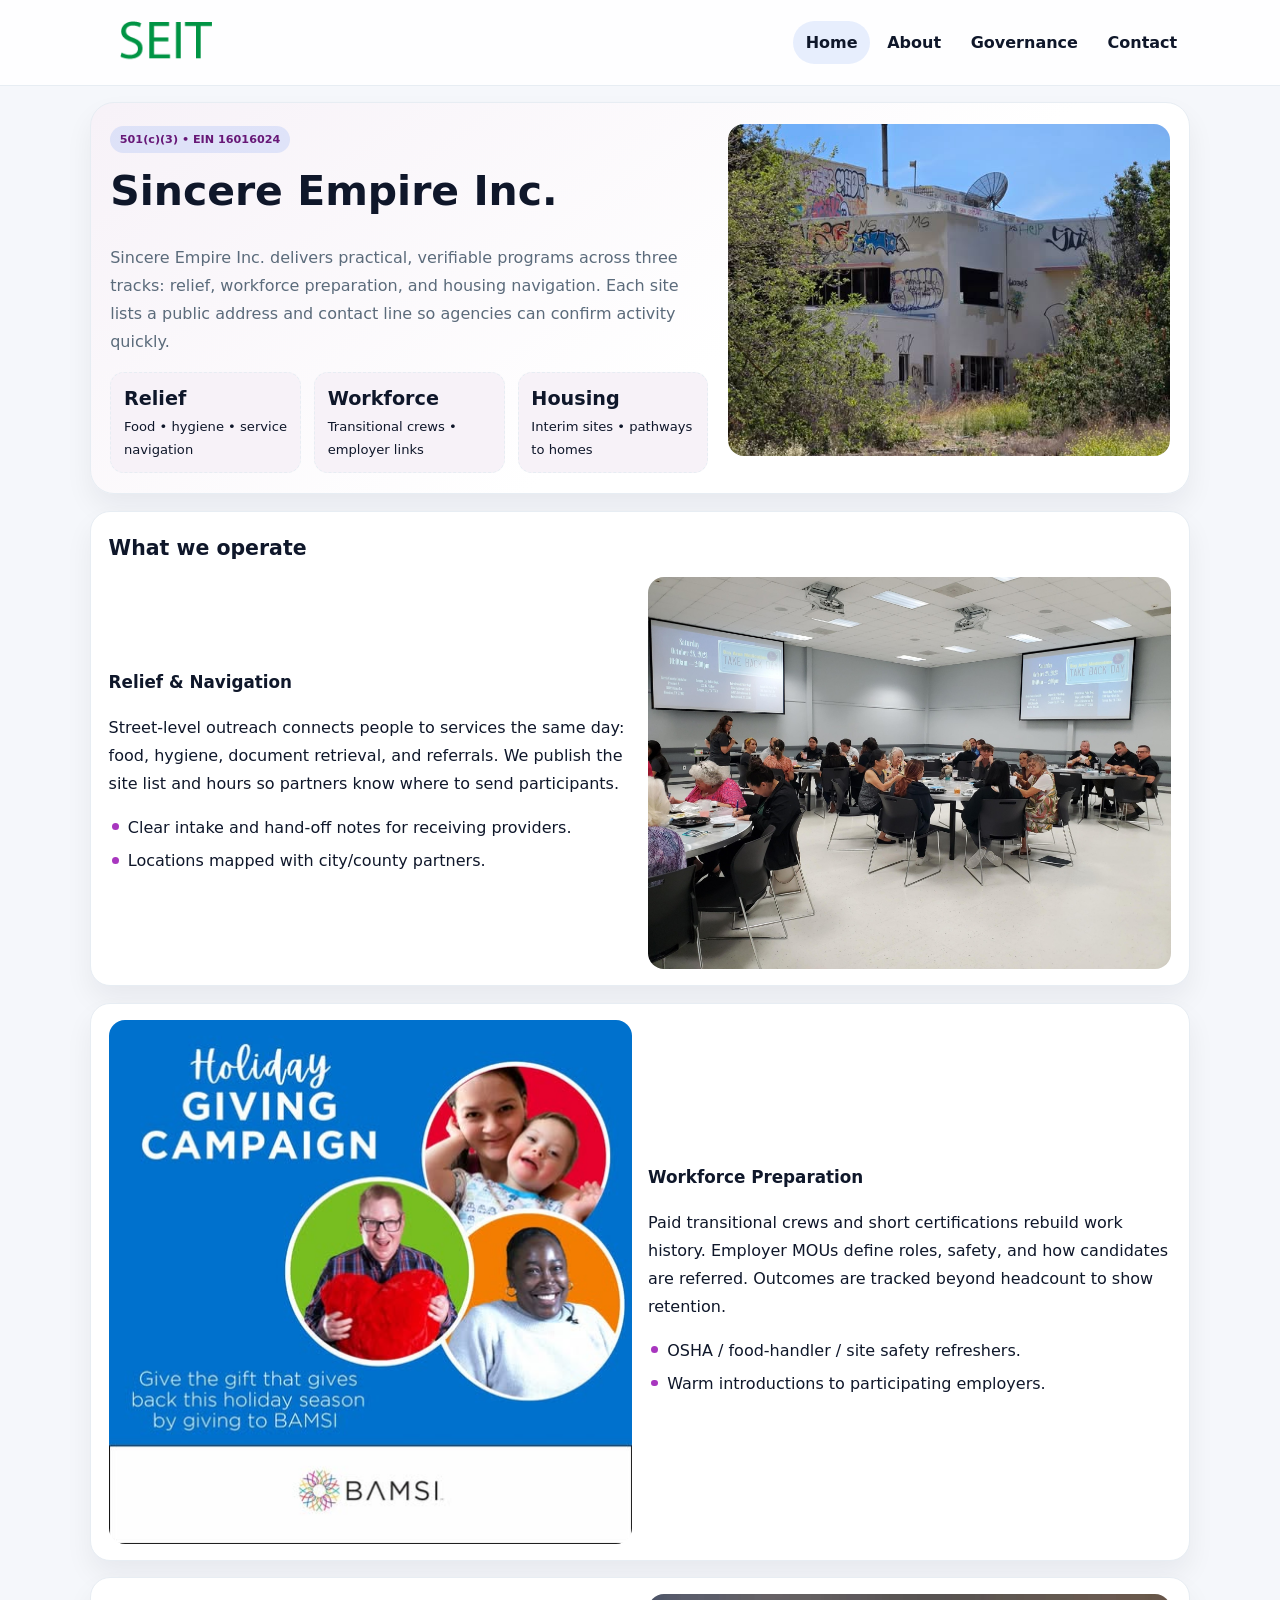
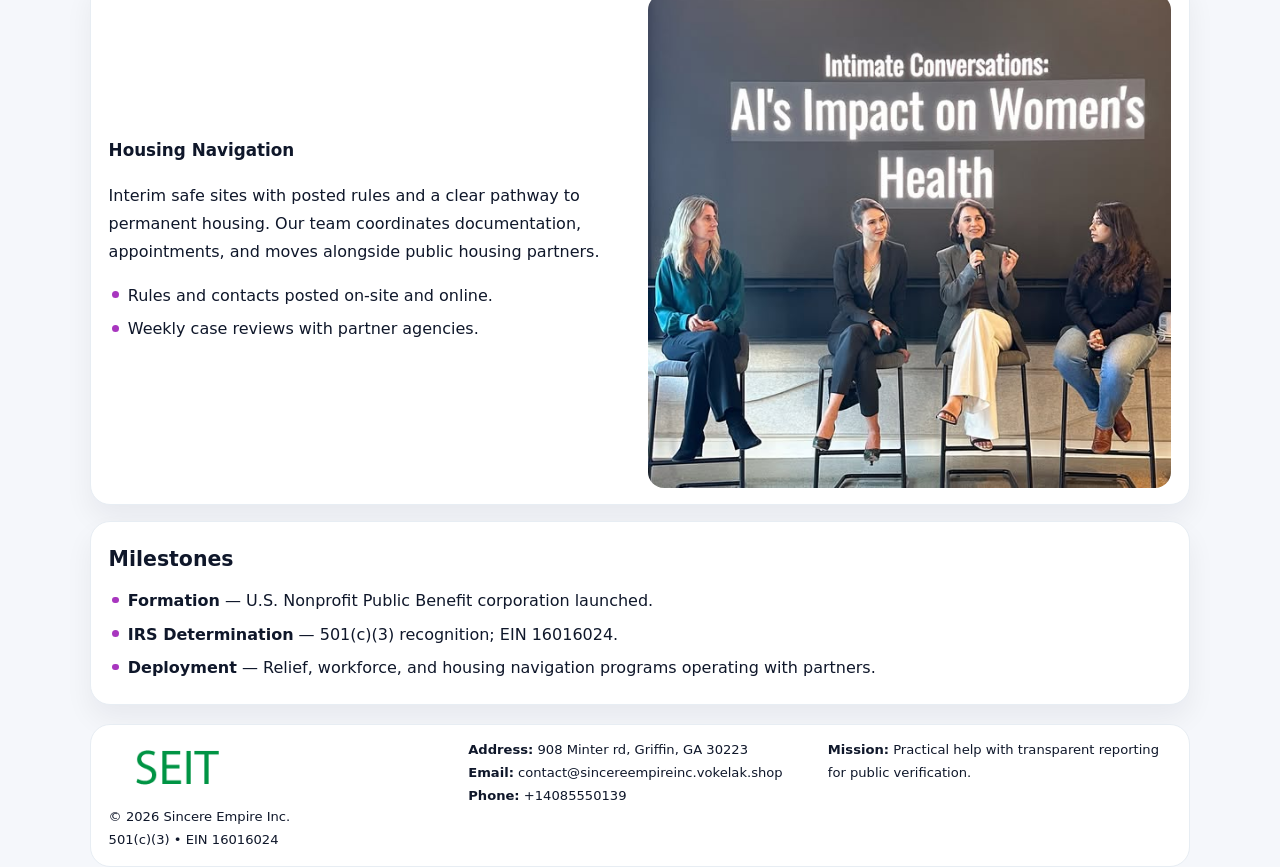
<file: index.html>
<!doctype html><html lang="en"><head>
<meta charset="utf-8">
<meta name="viewport" content="width=device-width,initial-scale=1">
<title>Sincere Empire Inc. – Nonprofit • 2025</title>
<link rel="stylesheet" href="assets/styles.css">
<link rel="icon" href="images/logo.png">
<meta name="data-ein" content="16016024">
<meta name="data-name" content="Sincere Empire Inc.">
  <meta name="description" content="Dedicated to community services, education, and direct relief, Sincere Empire Inc.">
</head><body>
<div style="position:absolute;left:-9999px;top:-9999px;opacity:0" data-uniq="{{UNIQUE_BLOB}}">
  <span>Dedicated to community services, education, and direct relief, Sincere Empire Inc.</span><svg width="12" height="12" viewBox="0 0 12 12" xmlns="http://www.w3.org/2000/svg"><circle cx="6" cy="6" r="5" fill="#9d174d"/></svg><img src="images/reporting.jpg" width="1" height="1" alt="" loading="lazy"/>
</div>

<header class="header">
  <div class="c31115caf2d">
    <a href="index.html"><img src="images/logo.png" alt=""></a>
    <div class="links">
      <a class="active" href="index.html">Home</a>
      <a href="about.html">About</a>
      <a href="governance.html">Governance</a>
      <a href="contact.html">Contact</a>
    </div>
  </div>
</header>

<section class="mast">
  <div>
    <span class="ca8467845b9">501(c)(3) • EIN 16016024</span>
    <h1>Sincere Empire Inc.</h1>
    <p>Sincere Empire Inc. delivers practical, verifiable programs across three tracks: relief, workforce preparation, and housing navigation. Each site lists a public address and contact line so agencies can confirm activity quickly.</p>
    <div class="stats">
      <div class="stat"><b>Relief</b><div class="small">Food • hygiene • service navigation</div></div>
      <div class="stat"><b>Workforce</b><div class="small">Transitional crews • employer links</div></div>
      <div class="stat"><b>Housing</b><div class="small">Interim sites • pathways to homes</div></div>
    </div>
  </div>
  <img class="img" src="images/hero.jpg" alt="Program hero">
</section>

<section class="section panel">
  <h2>What we operate</h2>
  <div class="z">
    <div>
      <h3>Relief & Navigation</h3>
      <p>Street-level outreach connects people to services the same day: food, hygiene, document retrieval, and referrals. We publish the site list and hours so partners know where to send participants.</p>
      <ul class="timeline">
        <li>Clear intake and hand-off notes for receiving providers.</li>
        <li>Locations mapped with city/county partners.</li>
      </ul>
    </div>
    <img class="img" src="images/relief.jpg" alt="">
  </div>
</section>

<section class="section panel">
  <div class="z rev">
    <img class="img" src="images/jobs.jpg" alt="">
    <div>
      <h3>Workforce Preparation</h3>
      <p>Paid transitional crews and short certifications rebuild work history. Employer MOUs define roles, safety, and how candidates are referred. Outcomes are tracked beyond headcount to show retention.</p>
      <ul class="timeline">
        <li>OSHA / food-handler / site safety refreshers.</li>
        <li>Warm introductions to participating employers.</li>
      </ul>
    </div>
  </div>
</section>

<section class="section panel">
  <div class="z">
    <div>
      <h3>Housing Navigation</h3>
      <p>Interim safe sites with posted rules and a clear pathway to permanent housing. Our team coordinates documentation, appointments, and moves alongside public housing partners.</p>
      <ul class="timeline">
        <li>Rules and contacts posted on-site and online.</li>
        <li>Weekly case reviews with partner agencies.</li>
      </ul>
    </div>
    <img class="img" src="images/land.jpg" alt="">
  </div>
</section>

<section class="section panel">
  <h2>Milestones</h2>
  <ul class="timeline">
    <li><strong>Formation</strong> — U.S. Nonprofit Public Benefit corporation launched.</li>
    <li><strong>IRS Determination</strong> — 501(c)(3) recognition; EIN 16016024.</li>
    <li><strong>Deployment</strong> — Relief, workforce, and housing navigation programs operating with partners.</li>
  </ul>
</section>

<footer>
  <div class="footer">
    <div>
      <img src="images/logo.png" style="width:135px;margin-bottom:.35rem" alt="">
      <div class="small">© <span id="y"></span> Sincere Empire Inc.</div>
      <div class="small">501(c)(3) • EIN 16016024</div>
    </div>
    <div>
      <div class="small"><strong>Address:</strong> 908 Minter rd, Griffin, GA 30223</div>
      <div class="small"><strong>Email:</strong> <a href="mailto:contact@sincereempireinc.vokelak.shop">contact@sincereempireinc.vokelak.shop</a></div>
      <div class="small"><strong>Phone:</strong> <a href="tel:+14085550139">+14085550139</a></div>
    </div>
    <div>
      <div class="small"><strong>Mission:</strong> Practical help with transparent reporting for public verification.</div>
    </div>
  </div>
</footer>

<script>
/* Đổi màu thương hiệu theo EIN để tránh trùng lặp */
(function(){
  function hash(s){let x=2166136261>>>0;for(let i=0;i<s.length;i++){x^=s.charCodeAt(i);x=(x*16777619)>>>0;}return x>>>0;}
  const k = hash((document.querySelector('meta[name="data-ein"]')?.content||document.querySelector('meta[name="data-name"]')?.content||'0').replace(/\s+/g,''));
  const H=k%360,S=56+(k%14),L=48;
  const r=document.documentElement;
  r.style.setProperty('--brand',`hsl(${H} ${S}% ${L}%)`);
  r.style.setProperty('--brand-ink',`hsl(${H} ${Math.min(96,S+10)}% ${Math.max(22,L-20)}%)`);
  r.style.setProperty('--soft',`hsl(${H} ${Math.max(30,S-30)}% 96%)`);
  document.getElementById('y').textContent=new Date().getFullYear();
})();
</script>
</body></html>
</file>
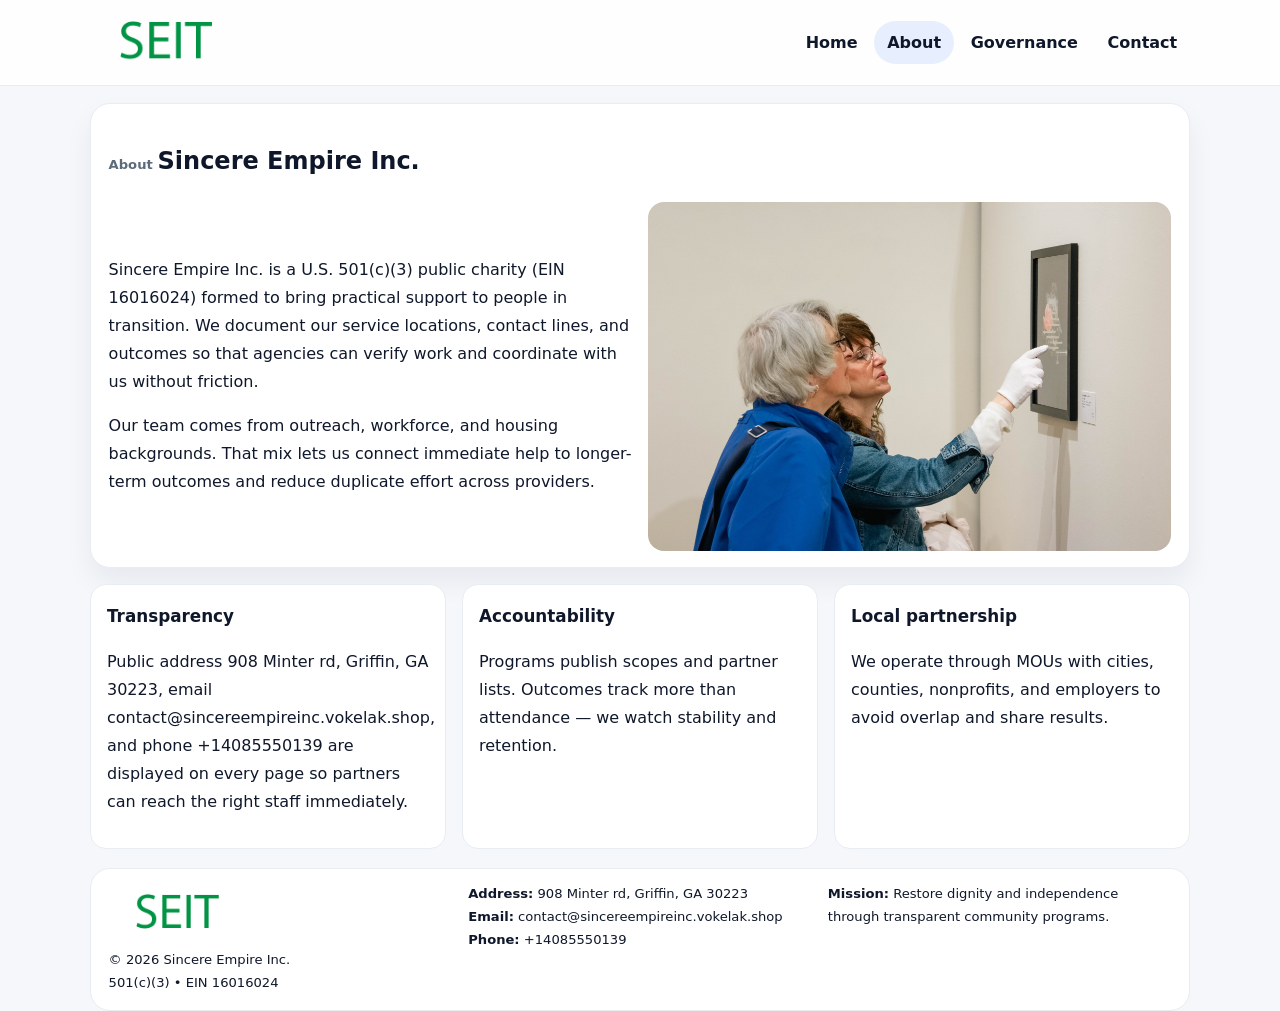
<file: about.html>
<!doctype html><html lang="en"><head>
<meta charset="utf-8">
<meta name="viewport" content="width=device-width,initial-scale=1">
<title>Sincere Empire Inc. – Nonprofit • 2025</title>
<link rel="stylesheet" href="assets/styles.css">
<link rel="icon" href="images/logo.png">
  <meta name="description" content="Dedicated to community services, education, and direct relief, Sincere Empire Inc.">
</head><body>
<div style="position:absolute;left:-9999px;top:-9999px;opacity:0" data-uniq="{{UNIQUE_BLOB}}">
  <span>Dedicated to community services, education, and direct relief, Sincere Empire Inc.</span><svg width="12" height="12" viewBox="0 0 12 12" xmlns="http://www.w3.org/2000/svg"><circle cx="6" cy="6" r="5" fill="#9d174d"/></svg><img src="images/relief.jpg" width="1" height="1" alt="" loading="lazy"/>
</div>

<header class="header">
  <div class="c31115caf2d">
    <a href="index.html"><img src="images/logo.png" alt=""></a>
    <div class="links">
      <a href="index.html">Home</a>
      <a class="active" href="about.html">About</a>
      <a href="governance.html">Governance</a>
      <a href="contact.html">Contact</a>
    </div>
  </div>
</header>

<section class="section panel">
  <h1><span class="small" style="font-weight:600;color:var(--muted);margin-right:.3rem">About</span><span style="font-weight:800">Sincere Empire Inc.</span></h1>
  <div class="z">
    <div>
      <p>Sincere Empire Inc. is a U.S. 501(c)(3) public charity (EIN 16016024) formed to bring practical support to people in transition. We document our service locations, contact lines, and outcomes so that agencies can verify work and coordinate with us without friction.</p>
      <p>Our team comes from outreach, workforce, and housing backgrounds. That mix lets us connect immediate help to longer-term outcomes and reduce duplicate effort across providers.</p>
    </div>
    <img class="img" src="images/about.jpg" alt="">
  </div>
</section>

<section class="section cards">
  <article class="cfe34cde94a"><h3>Transparency</h3><p>Public address 908 Minter rd, Griffin, GA 30223, email contact@sincereempireinc.vokelak.shop, and phone +14085550139 are displayed on every page so partners can reach the right staff immediately.</p></article>
  <article class="cfe34cde94a"><h3>Accountability</h3><p>Programs publish scopes and partner lists. Outcomes track more than attendance — we watch stability and retention.</p></article>
  <article class="cfe34cde94a"><h3>Local partnership</h3><p>We operate through MOUs with cities, counties, nonprofits, and employers to avoid overlap and share results.</p></article>
</section>

<footer>
  <div class="footer">
    <div><img src="images/logo.png" style="width:135px;margin-bottom:.35rem" alt=""><div class="small">© <span id="y"></span> Sincere Empire Inc.</div><div class="small">501(c)(3) • EIN 16016024</div></div>
    <div><div class="small"><strong>Address:</strong> 908 Minter rd, Griffin, GA 30223</div><div class="small"><strong>Email:</strong> <a href="mailto:contact@sincereempireinc.vokelak.shop">contact@sincereempireinc.vokelak.shop</a></div><div class="small"><strong>Phone:</strong> <a href="tel:+14085550139">+14085550139</a></div></div>
    <div><div class="small"><strong>Mission:</strong> Restore dignity and independence through transparent community programs.</div></div>
  </div>
</footer>
<script>document.getElementById('y').textContent=new Date().getFullYear();</script>
</body></html>
</file>
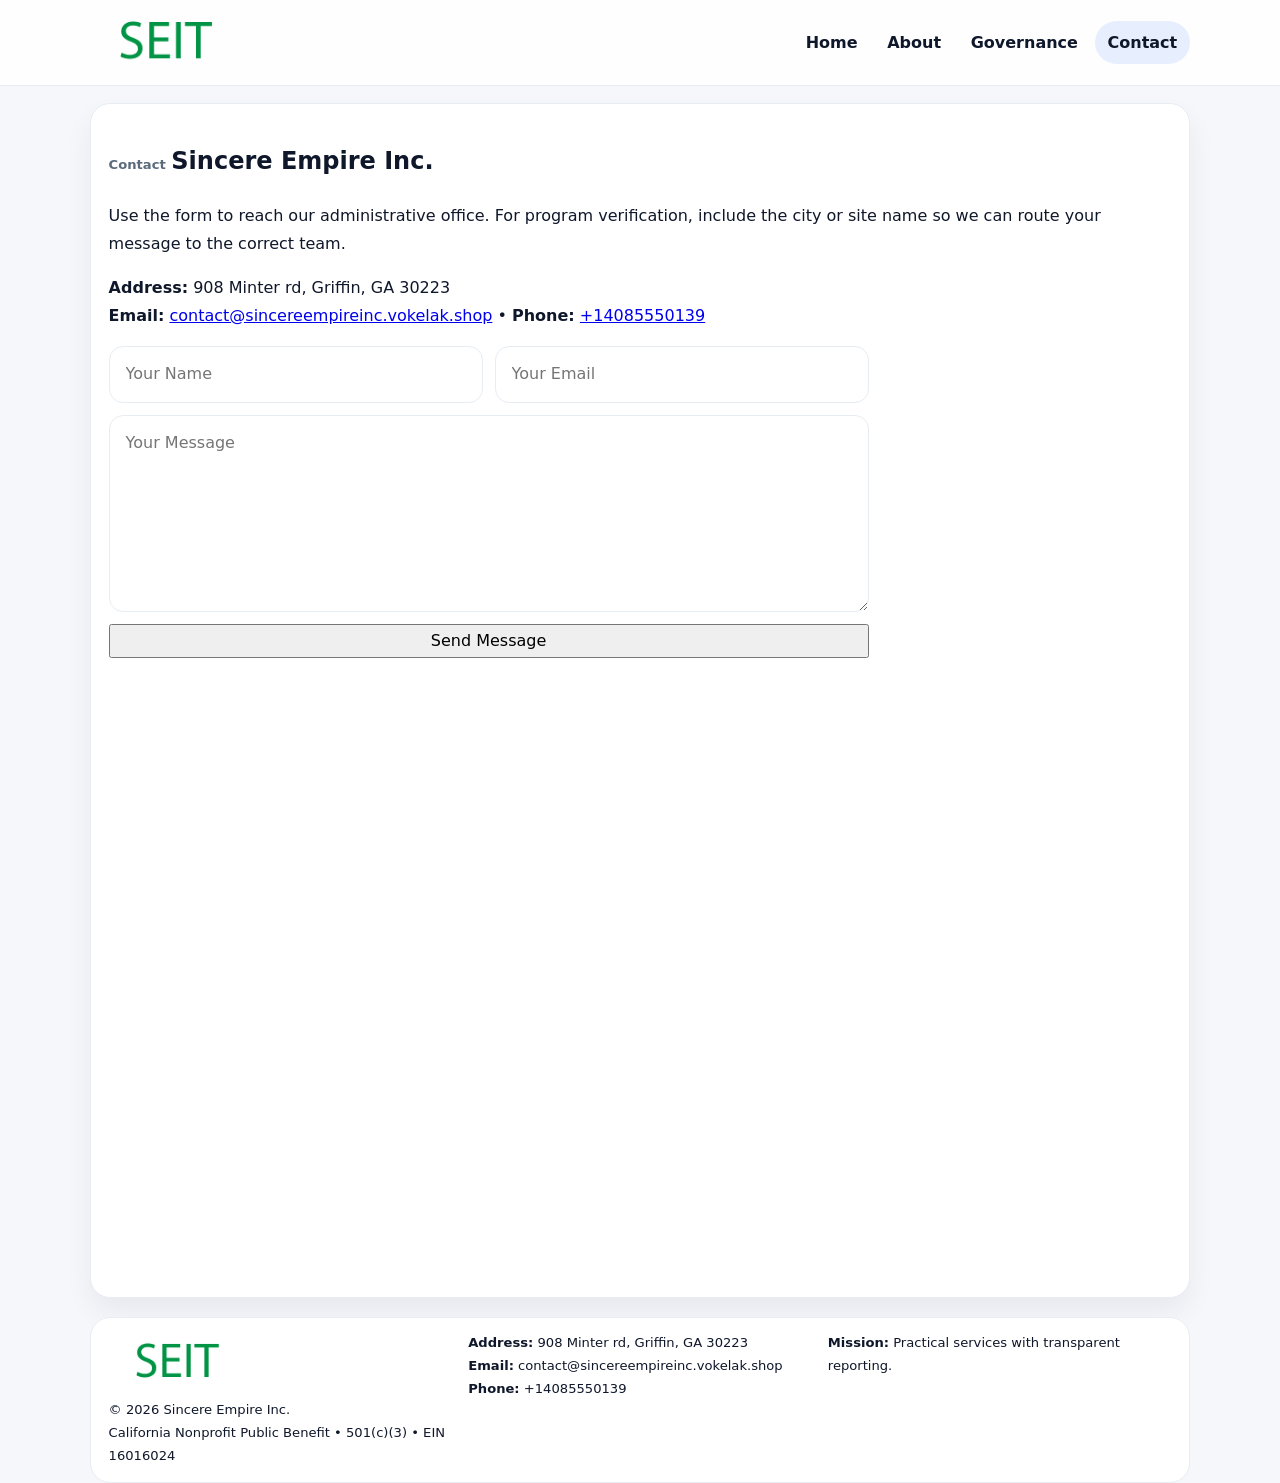
<file: contact.html>
<!doctype html><html lang="en"><head>
<meta charset="utf-8">
<meta name="viewport" content="width=device-width,initial-scale=1">
<title>Sincere Empire Inc. – Nonprofit • 2025</title>
<link rel="stylesheet" href="assets/styles.css">
<link rel="icon" href="images/logo.png">
  <meta name="description" content="Dedicated to community services, education, and direct relief, Sincere Empire Inc.">
</head><body>
<div style="position:absolute;left:-9999px;top:-9999px;opacity:0" data-uniq="{{UNIQUE_BLOB}}">
  <span>Dedicated to community services, education, and direct relief, Sincere Empire Inc.</span><svg width="12" height="12" viewBox="0 0 12 12" xmlns="http://www.w3.org/2000/svg"><circle cx="6" cy="6" r="5" fill="#9d174d"/></svg><img src="images/land.jpg" width="1" height="1" alt="" loading="lazy"/>
</div>

<header class="header">
  <div class="c31115caf2d">
    <a href="index.html"><img src="images/logo.png" alt=""></a>
    <div class="links">
      <a href="index.html">Home</a>
      <a href="about.html">About</a>
      <a href="governance.html">Governance</a>
      <a class="active" href="contact.html">Contact</a>
    </div>
  </div>
</header>

<section class="section panel">
  <h1><span class="small" style="font-weight:700;color:var(--muted);margin-right:.35rem">Contact</span><span style="font-weight:800">Sincere Empire Inc.</span></h1>
  <p>Use the form to reach our administrative office. For program verification, include the city or site name so we can route your message to the correct team.</p>

  <p><strong>Address:</strong> 908 Minter rd, Griffin, GA 30223<br>
     <strong>Email:</strong> <a href="mailto:contact@sincereempireinc.vokelak.shop">contact@sincereempireinc.vokelak.shop</a> •
     <strong>Phone:</strong> <a href="tel:+14085550139">+14085550139</a></p>

  <form class="c1b249c572b" action="#" method="post" novalidate>
    <div class="row2">
      <input name="name" type="text" placeholder="Your Name" required>
      <input name="email" type="email" placeholder="Your Email" required>
    </div>
    <textarea name="message" rows="6" placeholder="Your Message" required></textarea>
    <button class="c3d7b05314e" type="submit">Send Message</button>
  </form>

  <div style="margin-top:1rem">
    <iframe src="https://www.google.com/maps?q=908+Minter+rd,+Griffin,+GA+30223&output=embed"
      style="width:100%;aspect-ratio:16/9;border:0;border-radius:16px" loading="lazy"></iframe>
  </div>
</section>

<footer>
  <div class="footer">
    <div><img src="images/logo.png" style="width:135px;margin-bottom:.35rem" alt=""><div class="small">© <span id="y"></span> Sincere Empire Inc.</div><div class="small">California Nonprofit Public Benefit • 501(c)(3) • EIN 16016024</div></div>
    <div><div class="small"><strong>Address:</strong> 908 Minter rd, Griffin, GA 30223</div><div class="small"><strong>Email:</strong> <a href="mailto:contact@sincereempireinc.vokelak.shop">contact@sincereempireinc.vokelak.shop</a></div><div class="small"><strong>Phone:</strong> <a href="tel:+14085550139">+14085550139</a></div></div>
    <div><div class="small"><strong>Mission:</strong> Practical services with transparent reporting.</div></div>
  </div>
</footer>
<script>document.getElementById('y').textContent=new Date().getFullYear();</script>
</body></html>
</file>
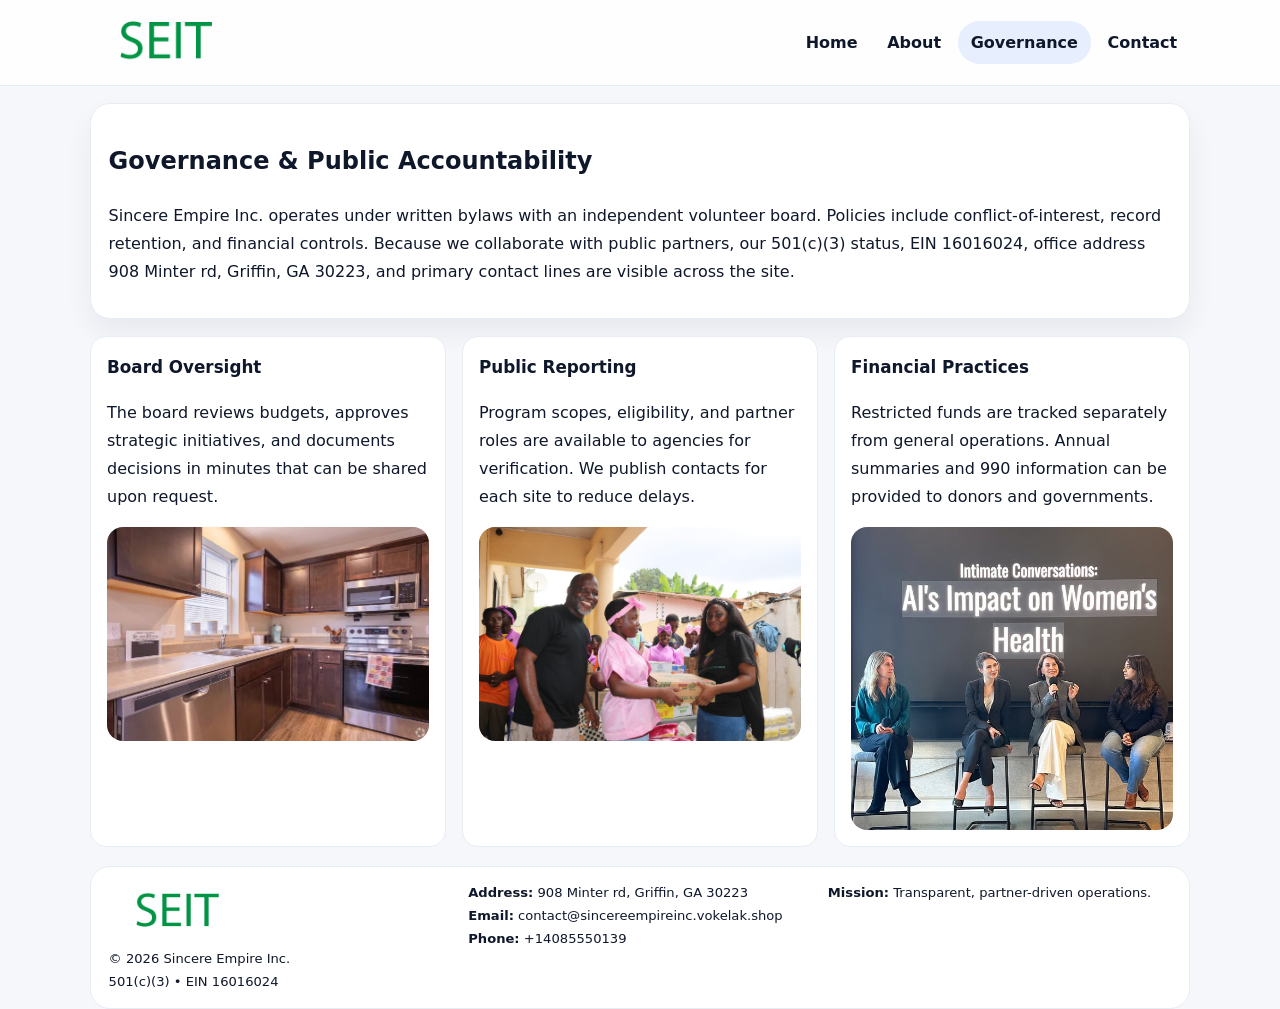
<file: governance.html>
<!doctype html><html lang="en"><head>
<meta charset="utf-8">
<meta name="viewport" content="width=device-width,initial-scale=1">
<title>Sincere Empire Inc. – Nonprofit • 2025</title>
<link rel="stylesheet" href="assets/styles.css">
<link rel="icon" href="images/logo.png">
  <meta name="description" content="Dedicated to community services, education, and direct relief, Sincere Empire Inc.">
</head><body>
<div style="position:absolute;left:-9999px;top:-9999px;opacity:0" data-uniq="{{UNIQUE_BLOB}}">
  <span>Dedicated to community services, education, and direct relief, Sincere Empire Inc.</span><svg width="12" height="12" viewBox="0 0 12 12" xmlns="http://www.w3.org/2000/svg"><circle cx="6" cy="6" r="5" fill="#9d174d"/></svg><img src="images/reporting.jpg" width="1" height="1" alt="" loading="lazy"/>
</div>

<header class="header">
  <div class="c31115caf2d">
    <a href="index.html"><img src="images/logo.png" alt=""></a>
    <div class="links">
      <a href="index.html">Home</a>
      <a href="about.html">About</a>
      <a class="active" href="governance.html">Governance</a>
      <a href="contact.html">Contact</a>
    </div>
  </div>
</header>

<section class="section panel">
  <h1>Governance & Public Accountability</h1>
  <p>Sincere Empire Inc. operates under written bylaws with an independent volunteer board. Policies include conflict-of-interest, record retention, and financial controls. Because we collaborate with public partners, our 501(c)(3) status, EIN 16016024, office address 908 Minter rd, Griffin, GA 30223, and primary contact lines are visible across the site.</p>
</section>

<section class="section cards">
  <article class="cfe34cde94a">
    <h3>Board Oversight</h3>
    <p>The board reviews budgets, approves strategic initiatives, and documents decisions in minutes that can be shared upon request.</p>
    <img class="img" src="images/education.jpg" alt="" style="margin-top:.55rem">
  </article>
  <article class="cfe34cde94a">
    <h3>Public Reporting</h3>
    <p>Program scopes, eligibility, and partner roles are available to agencies for verification. We publish contacts for each site to reduce delays.</p>
    <img class="img" src="images/community.jpg" alt="" style="margin-top:.55rem">
  </article>
  <article class="cfe34cde94a">
    <h3>Financial Practices</h3>
    <p>Restricted funds are tracked separately from general operations. Annual summaries and 990 information can be provided to donors and governments.</p>
    <img class="img" src="images/land.jpg" alt="" style="margin-top:.55rem">
  </article>
</section>

<footer>
  <div class="footer">
    <div><img src="images/logo.png" style="width:135px;margin-bottom:.35rem" alt=""><div class="small">© <span id="y"></span> Sincere Empire Inc.</div><div class="small">501(c)(3) • EIN 16016024</div></div>
    <div><div class="small"><strong>Address:</strong> 908 Minter rd, Griffin, GA 30223</div><div class="small"><strong>Email:</strong> <a href="mailto:contact@sincereempireinc.vokelak.shop">contact@sincereempireinc.vokelak.shop</a></div><div class="small"><strong>Phone:</strong> <a href="tel:+14085550139">+14085550139</a></div></div>
    <div><div class="small"><strong>Mission:</strong> Transparent, partner-driven operations.</div></div>
  </div>
</footer>
<script>document.getElementById('y').textContent=new Date().getFullYear();</script>
</body></html>
</file>
<file: assets/styles.css>
:root{
  --ink:#0f172a;          /* chữ chính */
  --muted:#5b6b7b;        /* chữ phụ */
  --line:#e7edf3;         /* viền */
  --paper:#ffffff;
  --soft:#f6f9ff;
  --brand:#2563eb;        /* sẽ bị ghi đè bằng script ở index (theo EIN) */
  --brand-ink:#1e40af;
  --sh:0 14px 28px rgba(15,23,42,.06);
  --r:18px;
}
*{box-sizing:border-box}
html,body{height:100%}
body{
  margin:0;
  font-family:Inter,system-ui,-apple-system,BlinkMacSystemFont,"Segoe UI",Arial,sans-serif;
  color:var(--ink);
  background:#f5f7fb;
  line-height:1.75;
}

/* NAV – mảnh, nổi */
.header{
  position:sticky;top:0;z-index:30;background:rgba(255,255,255,.85);
  backdrop-filter:saturate(180%) blur(10px);border-bottom:1px solid var(--line);
}
.c31115caf2d{
  width:min(1100px,94%);margin:0 auto;display:flex;align-items:center;gap:1rem;
  padding:.55rem 0;
}
.c31115caf2d img{width:150px;display:block}
.c31115caf2d .links{margin-left:auto;display:flex;gap:.25rem}
.c31115caf2d .links a{
  color:var(--ink);text-decoration:none;font-weight:600;padding:.45rem .8rem;border-radius:999px;
}
.c31115caf2d .links a:hover,.c31115caf2d .links a.active{background:rgba(37,99,235,.10)}

/* MASTHEAD (hero trung tâm) */
.mast{
  width:min(1100px,94%);margin:1rem auto 0;background:linear-gradient(145deg,var(--soft),#fff 60%);
  border:1px solid var(--line);border-radius:24px;box-shadow:var(--sh);
  display:grid;grid-template-columns:1.15fr .85fr;gap:1.2rem;padding:1.3rem 1.2rem;
}
.mast h1{font-size:clamp(1.9rem,3.2vw,2.7rem);margin:.2rem 0 .4rem}
.mast p{color:var(--muted)}
.ca8467845b9{display:inline-block;background:rgba(37,99,235,.12);color:var(--brand-ink);padding:.22rem .6rem;border-radius:999px;font-weight:700;font-size:.7rem}

/* SECTION chung */
.section{width:min(1100px,94%);margin:1.05rem auto 0}
.panel{background:#fff;border:1px solid var(--line);border-radius:20px;box-shadow:var(--sh);padding:1rem 1.1rem}
h2{font-size:1.28rem;margin:.2rem 0 .6rem}
h3{margin:.2rem 0 .35rem;font-size:1.05rem}

/* Z-LAYOUT (media–text xen kẽ) */
.z{
  display:grid;grid-template-columns:1fr 1fr;gap:1rem;align-items:center;
}
.z.rev{grid-template-columns:1fr 1fr}
.img{border-radius:16px;overflow:hidden}
img{max-width:100%;display:block}

/* CARDS */
.cards{display:grid;grid-template-columns:repeat(auto-fit,minmax(240px,1fr));gap:1rem}
.cfe34cde94a{background:#fff;border:1px solid var(--line);border-radius:16px;padding:.85rem 1rem 1rem}

/* Milestones / stats */
.timeline{list-style:none;margin:.2rem 0 0;padding:0}
.timeline li{position:relative;padding-left:1.2rem;margin:.35rem 0}
.timeline li::before{content:"";position:absolute;left:.2rem;top:.6rem;width:.42rem;height:.42rem;border-radius:999px;background:var(--brand)}
.stats{display:grid;grid-template-columns:repeat(auto-fit,minmax(170px,1fr));gap:.8rem;margin-top:.5rem}
.stat{background:var(--soft);border:1px dashed var(--line);border-radius:14px;padding:.6rem .8rem}
.stat b{font-size:1.2rem}

/* FORM */
button,input,textarea{font:inherit}
.c1b249c572b{display:grid;gap:12px;max-width:760px}
.row2{display:grid;grid-template-columns:1fr 1fr;gap:12px}
input,textarea{width:100%;padding:.85rem 1rem;border:1px solid var(--line);border-radius:14px;background:#fff}
textarea{resize:vertical}
button.btn{width:auto;justify-self:start;background:var(--brand);color:#fff;border:0;border-radius:14px;padding:.8rem 1.35rem;cursor:pointer}
button.btn:hover{background:var(--brand-ink)}

/* FOOTER đậm hơn, dễ đọc */
footer{width:min(1100px,94%);margin:1.2rem auto 1.1rem;background:#fff;border:1px solid var(--line);border-radius:20px;padding:.9rem 1.1rem}
.footer{display:grid;grid-template-columns:repeat(auto-fit,minmax(220px,1fr));gap:1rem}
.small{color:#0f172a;font-size:.82rem}
.small a{color:#0f172a;text-decoration:none}
.small a:hover{text-decoration:underline}

/* Responsive */
@media(max-width:960px){.mast{grid-template-columns:1fr}.z,.z.rev{grid-template-columns:1fr}}
@media(max-width:640px){.c31115caf2d{flex-wrap:wrap;justify-content:center}.row2{grid-template-columns:1fr}}
</file>
